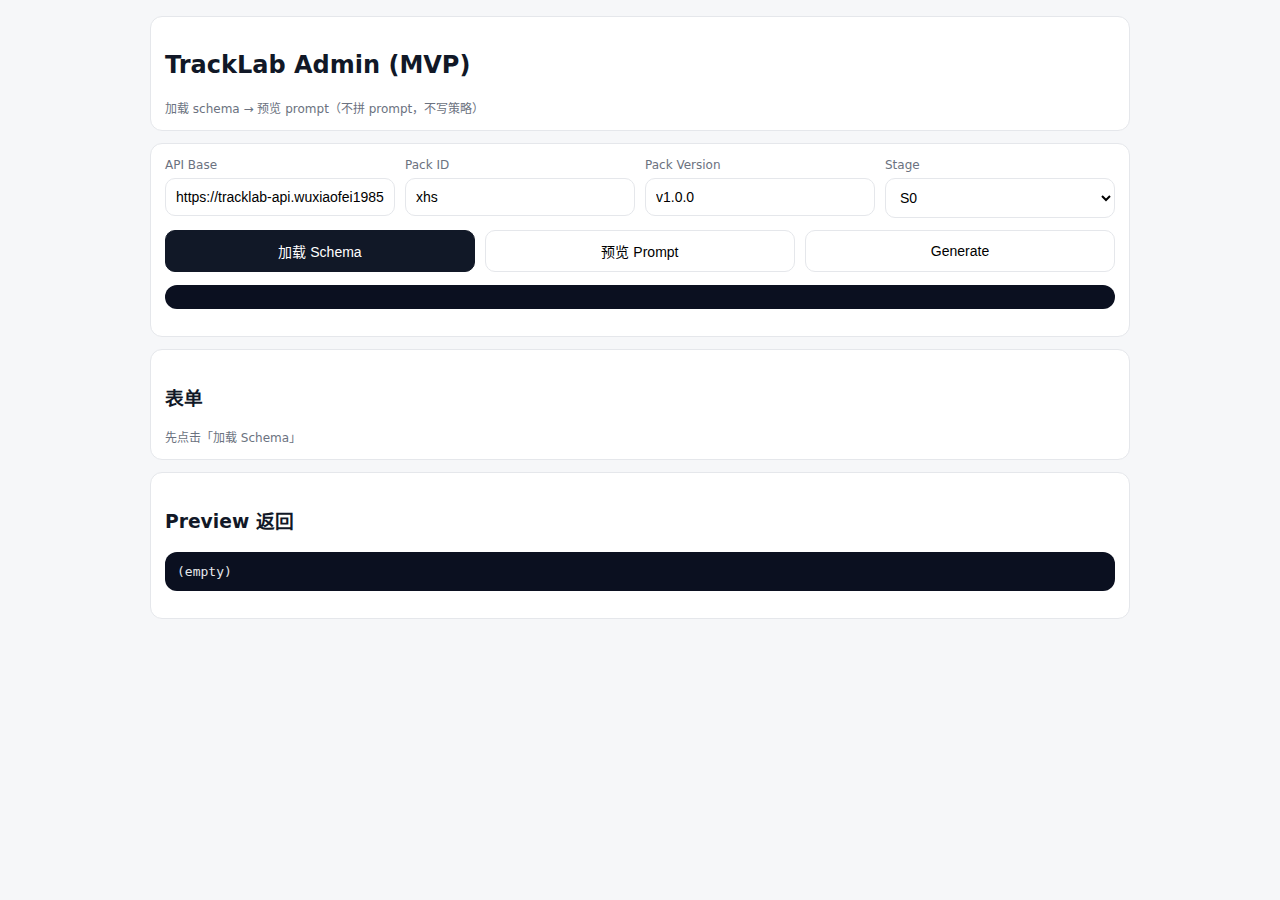
<file: index.html>
<!doctype html>
<html lang="zh-CN">
<head>
  <meta charset="utf-8" />
  <meta name="viewport" content="width=device-width,initial-scale=1" />
  <title>TrackLab Admin</title>
  <style>
    :root { font-family: system-ui, -apple-system, Segoe UI, Roboto, Arial; }
    body { margin: 0; background:#f6f7f9; color:#111827; }
    .wrap { max-width: 980px; margin: 0 auto; padding: 16px; }
    .card { background:#fff; border:1px solid #e5e7eb; border-radius: 12px; padding: 14px; margin-bottom: 12px; }
    .row { display:flex; gap:10px; flex-wrap:wrap; }
    .row > div { flex: 1 1 220px; }
    label { display:block; font-size: 12px; color:#6b7280; margin-bottom: 6px; }
    input, select, textarea, button {
      width: 100%; box-sizing: border-box;
      border:1px solid #e5e7eb; border-radius: 10px;
      padding: 10px; font-size: 14px; background: #fff;
    }
    textarea { min-height: 160px; font-family: ui-monospace, SFMono-Regular, Menlo, Monaco, Consolas, "Liberation Mono", monospace; }
    button { cursor:pointer; }
    button.primary { background:#111827; color:#fff; border-color:#111827; }
    .muted { color:#6b7280; font-size: 12px; }
    .group { border-top: 1px dashed #e5e7eb; padding-top: 12px; margin-top: 12px; }
    .field { margin-bottom: 10px; }
    .checks { display:flex; gap:10px; flex-wrap:wrap; }
    .check { display:flex; align-items:center; gap:6px; border:1px solid #e5e7eb; border-radius: 999px; padding: 6px 10px; }
    .check input { width:auto; }
    pre { white-space: pre-wrap; word-break: break-word; background:#0b1020; color:#e5e7eb; padding: 12px; border-radius: 12px; overflow:auto; }
    .error { color:#b91c1c; font-size: 13px; }
    .ok { color:#065f46; font-size: 13px; }
  </style>
</head>
<body>
  <div class="wrap">
    <div class="card">
      <h2>TrackLab Admin (MVP)</h2>
      <div class="muted">加载 schema → 预览 prompt（不拼 prompt，不写策略）</div>
    </div>

    <div class="card">
      <div class="row">
        <div>
          <label>API Base</label>
          <input id="apiBase" />
        </div>
        <div>
          <label>Pack ID</label>
          <input id="packId" value="xhs" />
        </div>
        <div>
          <label>Pack Version</label>
          <input id="packVer" value="v1.0.0" />
        </div>
        <div>
          <label>Stage</label>
          <select id="stage">
            <option value="S0">S0</option>
            <option value="S1">S1</option>
            <option value="S2">S2</option>
            <option value="S3">S3</option>
          </select>
        </div>
      </div>

      <div style="margin-top:12px;display:flex;gap:10px;">
        <button id="btnLoad" class="primary">加载 Schema</button>
        <button id="btnPreview">预览 Prompt</button>
        <button id="btnGenerate">Generate</button>
      </div>

      <pre id="genOut"></pre>

      <div id="status" style="margin-top:10px;"></div>
    </div>

    <div class="card">
      <h3>表单</h3>
      <div id="formHost" class="muted">先点击「加载 Schema」</div>
    </div>

    <div class="card">
      <h3>Preview 返回</h3>
      <pre id="previewOut">(empty)</pre>
    </div>
  </div>

  <script src="./admin.js?v=20260202a"></script>
</body>
</html>
</file>
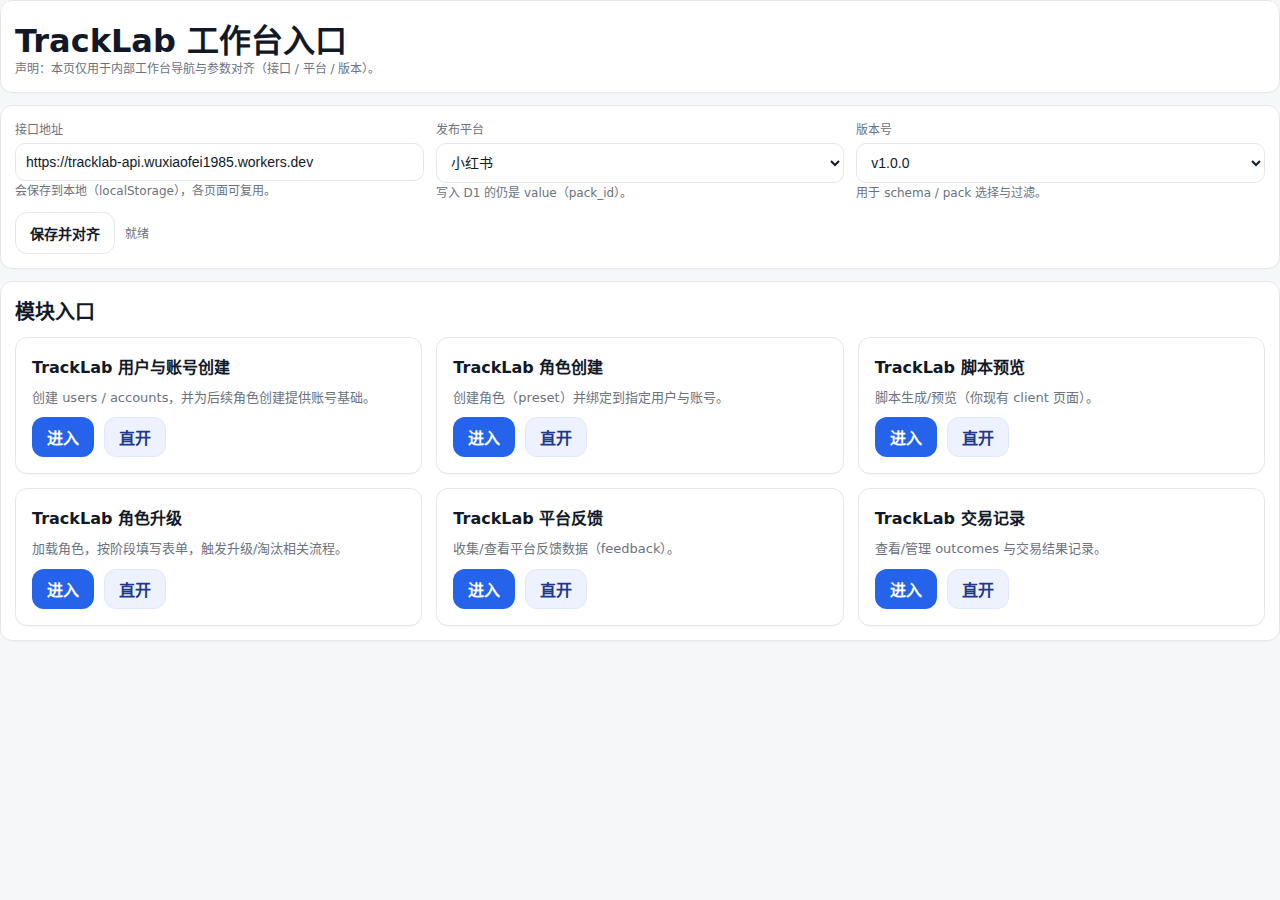
<file: public/index.html>
<!doctype html>
<html lang="zh-CN">
<head>
  <meta charset="utf-8" />
  <meta name="viewport" content="width=device-width,initial-scale=1" />
  <title>TrackLab 工作台入口</title>
  <link rel="stylesheet" href="./ui.css?v=1" />
  <style>
    /* 入口页轻量补充（不破坏全局 ui.css） */
    .nav-grid{
      display:grid;
      grid-template-columns: repeat(2, minmax(0,1fr));
      gap:14px;
    }
    @media (min-width: 920px){
      .nav-grid{ grid-template-columns: repeat(3, minmax(0,1fr)); }
    }
    .nav-card{
      border:1px solid var(--line);
      background: var(--card);
      border-radius: var(--radius);
      padding:16px;
      box-shadow: 0 1px 0 rgba(17,24,39,.03);
      display:flex;
      flex-direction:column;
      gap:10px;
      min-height:120px;
    }
    .nav-card h3{
      margin:0;
      font-size:16px;
      font-weight:700;
      color:var(--ink);
    }
    .nav-card p{
      margin:0;
      font-size:13px;
      color:var(--muted);
      line-height:1.5;
      flex:1;
    }
    .nav-card a.btn{
      text-decoration:none;
      display:inline-flex;
      align-items:center;
      justify-content:center;
      height:40px;
      padding:0 14px;
      border-radius:12px;
      border:1px solid transparent;
      background: #2563EB;
      color:#fff;
      font-weight:700;
      user-select:none;
    }
    .nav-card a.btn.secondary{
      background:#EEF2FF;
      color:#1E3A8A;
      border-color:#E0E7FF;
    }
    .muted-note{ font-size:12px; color:var(--muted); }
    .row-3{
      display:grid;
      grid-template-columns: 1fr 1fr 1fr;
      gap:12px;
    }
    @media (max-width: 860px){
      .row-3{ grid-template-columns: 1fr; }
    }
  </style>
</head>
<body>
  <div class="page">
    <div class="card top">
      <h1>TrackLab 工作台入口</h1>
      <div class="sub">声明：本页仅用于内部工作台导航与参数对齐（接口 / 平台 / 版本）。</div>
    </div>

    <div class="card">
      <div class="row-3">
        <div class="field">
          <label>接口地址</label>
          <input id="apiBase" type="text" placeholder="https://xxx.workers.dev" />
          <div class="muted-note">会保存到本地（localStorage），各页面可复用。</div>
        </div>

        <div class="field">
          <label>发布平台</label>
          <select id="packId">
            <!-- 这里的 value 永远是 pack_id；显示文本给人看 -->
            <option value="xhs">小红书</option>
            <!-- 以后新增 pack，只需要在这里加一行 option（不用改 JS） -->
            <!-- <option value="dy">抖音</option> -->
          </select>
          <div class="muted-note">写入 D1 的仍是 value（pack_id）。</div>
        </div>

        <div class="field">
          <label>版本号</label>
          <select id="packVersion">
            <option value="v1.0.0">v1.0.0</option>
            <!-- 以后新增版本，只需要加 option -->
          </select>
          <div class="muted-note">用于 schema / pack 选择与过滤。</div>
        </div>
      </div>

      <div style="margin-top:12px; display:flex; gap:10px; align-items:center;">
        <button id="btnSave" class="btn">保存并对齐</button>
        <span id="status" class="muted-note"></span>
      </div>
    </div>

    <div class="card">
      <h2 style="margin:0 0 12px 0;">模块入口</h2>
      <div class="nav-grid" id="navGrid"></div>
    </div>
  </div>

  <script>
    // -------- storage keys（尽量兼容你现有页面） --------
    const KEY_API = "tracklab_api_base";
    const KEY_PACK = "tracklab_pack_id";
    const KEY_VER  = "tracklab_pack_version";

    const $ = (id)=>document.getElementById(id);

    function setStatus(msg){
      const el = $("status");
      if(!el) return;
      el.textContent = msg || "";
    }

    function getApiBase(){
      return ($("apiBase").value || "").trim();
    }
    function getPackId(){
      return $("packId").value;
    }
    function getPackVersion(){
      return $("packVersion").value;
    }

    function saveSettings(){
      const api = getApiBase();
      if(!api){
        setStatus("请先填写接口地址。");
        return false;
      }
      localStorage.setItem(KEY_API, api);
      localStorage.setItem(KEY_PACK, getPackId());
      localStorage.setItem(KEY_VER, getPackVersion());
      setStatus("已保存。");
      return true;
    }

    function loadSettings(){
      const api = localStorage.getItem(KEY_API) || "";
      const pack = localStorage.getItem(KEY_PACK) || "xhs";
      const ver = localStorage.getItem(KEY_VER) || "v1.0.0";

      $("apiBase").value = api || "https://tracklab-api.wuxiaofei1985.workers.dev";
      if ([...$("packId").options].some(o=>o.value===pack)) $("packId").value = pack;
      if ([...$("packVersion").options].some(o=>o.value===ver)) $("packVersion").value = ver;

      setStatus(api ? "已加载本地配置。" : "就绪");
    }

    function buildLink(path){
      // 统一把参数带给子页面（子页面可读 query / localStorage，谁先谁后都行）
      const api = encodeURIComponent(getApiBase());
      const pack = encodeURIComponent(getPackId());
      const ver  = encodeURIComponent(getPackVersion());
      return `${path}?api=${api}&pack_id=${pack}&pack_version=${ver}`;
    }

    function renderNav(){
      const items = [
        {
          title: "TrackLab 用户与账号创建",
          desc: "创建 users / accounts，并为后续角色创建提供账号基础。",
          path: "./users_accounts/index.html"
        },
        {
          title: "TrackLab 角色创建",
          desc: "创建角色（preset）并绑定到指定用户与账号。",
          path: "./create/index.html"
        },
        {
          title: "TrackLab 脚本预览",
          desc: "脚本生成/预览（你现有 client 页面）。",
          path: "./client/index.html"
        },
        {
          title: "TrackLab 角色升级",
          desc: "加载角色，按阶段填写表单，触发升级/淘汰相关流程。",
          path: "./form/index.html"
        },
        {
          title: "TrackLab 平台反馈",
          desc: "收集/查看平台反馈数据（feedback）。",
          path: "./feedback/index.html"
        },
        {
          title: "TrackLab 交易记录",
          desc: "查看/管理 outcomes 与交易结果记录。",
          path: "./outcomes/index.html"
        }
      ];

      const grid = $("navGrid");
      grid.innerHTML = items.map(it => `
        <div class="nav-card">
          <h3>${it.title}</h3>
          <p>${it.desc}</p>
          <div style="display:flex; gap:10px;">
            <a class="btn" href="${buildLink(it.path)}" data-path="${it.path}">进入</a>
            <a class="btn secondary" href="${it.path}" title="不带参数直接打开">直开</a>
          </div>
        </div>
      `).join("");

      // 重新绑定“进入”按钮，点击时先保存配置并刷新 href
      grid.querySelectorAll('a.btn[data-path]').forEach(a=>{
        a.addEventListener("click", (e)=>{
          // 如果没保存成功（缺 api），阻止跳转
          if(!saveSettings()){
            e.preventDefault();
            return;
          }
          const p = a.getAttribute("data-path");
          a.setAttribute("href", buildLink(p));
        });
      });
    }

    // -------- boot --------
    loadSettings();
    renderNav();

    $("btnSave").addEventListener("click", ()=>{
      if(saveSettings()) renderNav();
    });

    // 如果你在入口页切换平台/版本，希望按钮立刻刷新参数
    $("packId").addEventListener("change", renderNav);
    $("packVersion").addEventListener("change", renderNav);
    $("apiBase").addEventListener("input", ()=>{ /* 不实时 render，避免频繁 */ });
  </script>
</body>
</html>
</file>
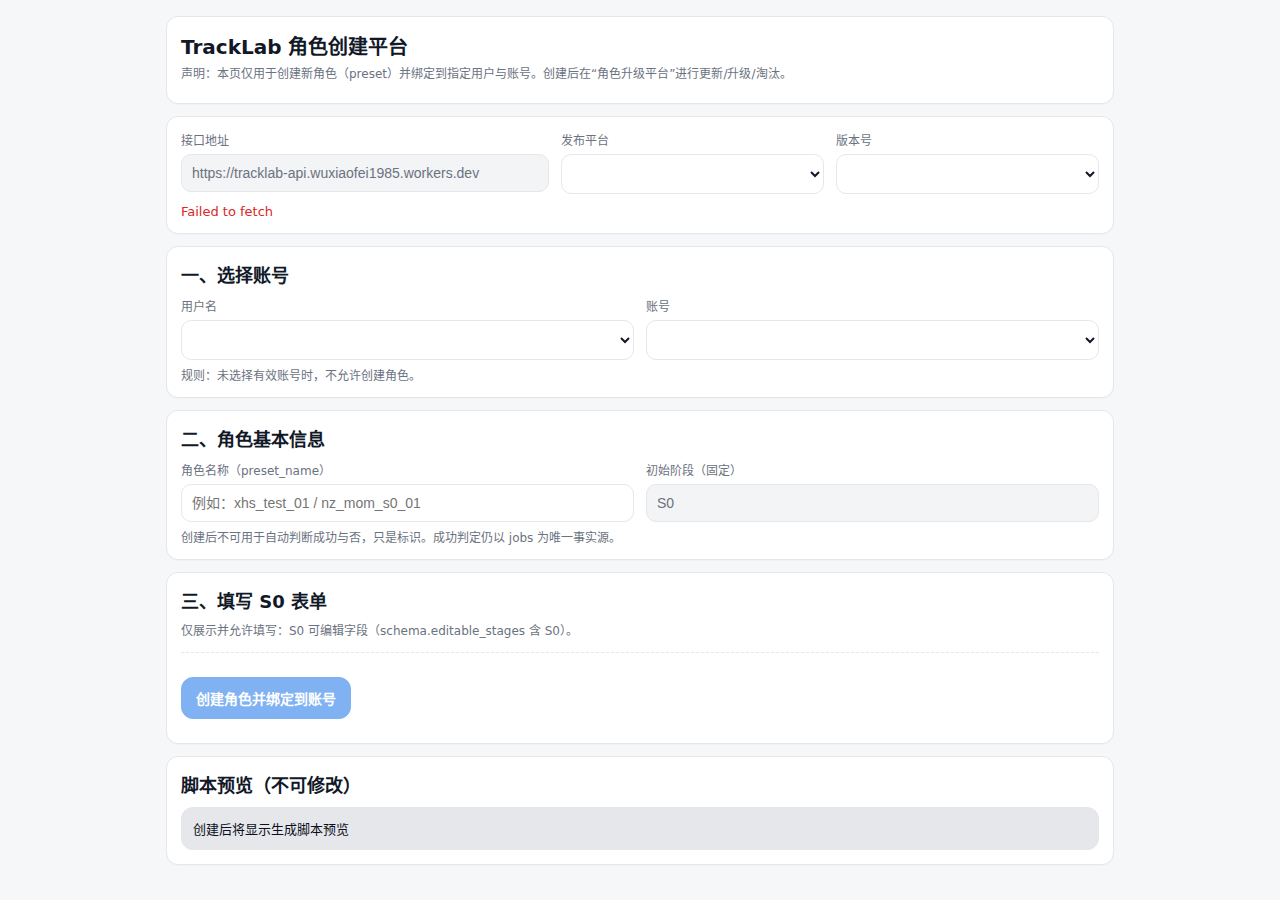
<file: public/create/index.html>
<!doctype html>
<html lang="zh-CN">
<head>
  <meta charset="utf-8" />
  <meta name="viewport" content="width=device-width,initial-scale=1" />
  <title>TrackLab 角色创建平台</title>
  <link rel="stylesheet" href="/public/ui.css?v=20260206a" />
</head>
<body>
  <div class="wrap">

    <div class="card">
      <h2>TrackLab 角色创建平台</h2>
      <div class="sub">声明：本页仅用于创建新角色（preset）并绑定到指定用户与账号。创建后在“角色升级平台”进行更新/升级/淘汰。</div>
      <div id="schemaHint" class="sub" style="margin-top:6px;"></div>
    </div>

    <div class="card">
      <div class="grid3">
        <div>
          <label>接口地址</label>
          <input id="apiBase" type="text" readonly />
        </div>
        <div>
          <label>发布平台</label>
          <select id="packId"></select>
        </div>
        <div>
          <label>版本号</label>
          <select id="packVersion"></select>
        </div>
      </div>
      <div id="status" class="status" style="margin-top:10px;"></div>
    </div>

    <div class="card">
      <div class="blocktitle">一、选择账号</div>
      <div class="grid2">
        <div>
          <label>用户名</label>
          <select id="ownerId"></select>
        </div>
        <div>
          <label>账号</label>
          <select id="accountSelect"></select>
        </div>
      </div>
      <div class="stagehint">规则：未选择有效账号时，不允许创建角色。</div>
    </div>

    <div class="card">
      <div class="blocktitle">二、角色基本信息</div>
      <div class="grid2">
        <div>
          <label>角色名称（preset_name）</label>
          <input id="presetName" type="text" placeholder="例如：xhs_test_01 / nz_mom_s0_01" />
          <div class="stagehint">创建后不可用于自动判断成功与否，只是标识。成功判定仍以 jobs 为唯一事实源。</div>
        </div>
        <div>
          <label>初始阶段（固定）</label>
          <input id="initStage" type="text" readonly value="S0" />
        </div>
      </div>
    </div>

    <div class="card">
      <div class="blocktitle">三、填写 S0 表单</div>
      <div class="sub">仅展示并允许填写：S0 可编辑字段（schema.editable_stages 含 S0）。</div>
      <div class="sep"></div>

      <div id="formContainer"></div>

      <div class="row" style="margin-top:12px;">
        <button id="btnCreate" class="btn primary" disabled>创建角色并绑定到账号</button>
      </div>

      <div id="createResult" class="sub" style="margin-top:10px;"></div>
    </div>

    <div class="card">
      <div class="blocktitle">脚本预览（不可修改）</div>
      <pre id="debugPrompt">创建后将显示生成脚本预览</pre>
    </div>

  </div>

  <script src="./create.js?v=20260208_01"></script>
</body>
</html>
</file>
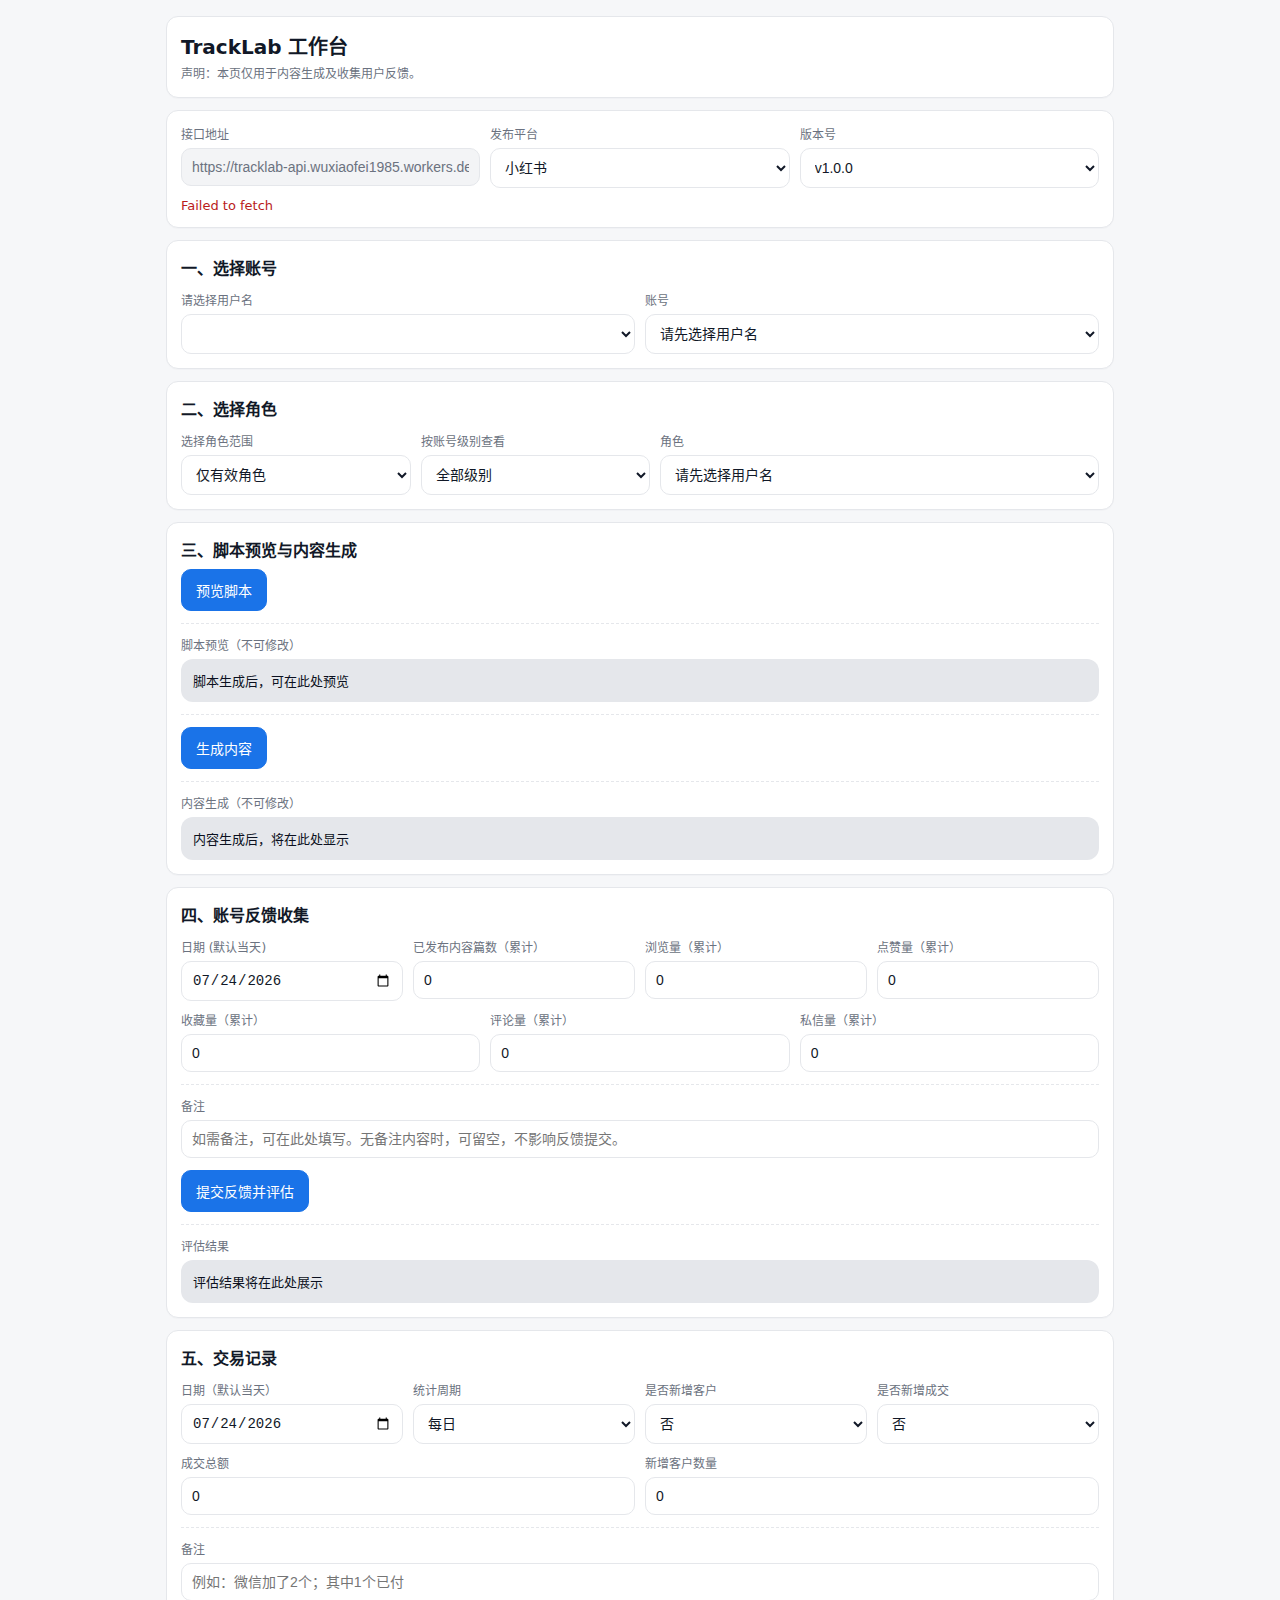
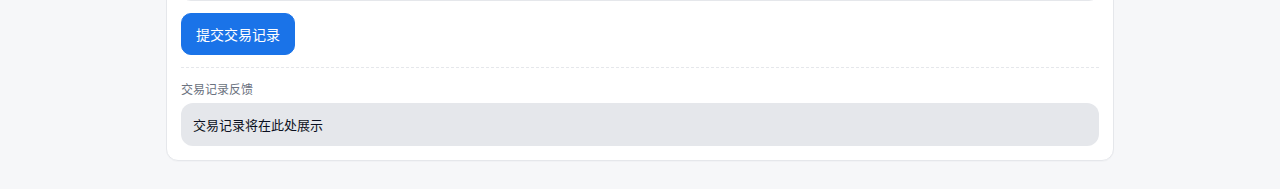
<file: public/feedback/index.html>
<!doctype html>
<html lang="zh-CN">
<head>
  <meta charset="utf-8" />
  <meta name="viewport" content="width=device-width,initial-scale=1" />
  <title>TrackLab 工作台</title>
  <link rel="stylesheet" href="/public/ui.css?v=20260206a" />
</head>
<body>
  <div class="wrap">
    <div class="card">
      <h2>TrackLab 工作台</h2>
      <div class="muted">声明：本页仅用于内容生成及收集用户反馈。</div>
    </div>

    <div class="card">
      <div class="row">
        <div>
          <label>接口地址</label>
          <input id="apiBase" type="text" readonly class="input readonly"/>
        </div>
        <div>
          <label>发布平台</label>
          <select id="packId">
            <option value="xhs" selected>小红书</option>
          </select>
        </div>
        <div>
          <label>版本号</label>
          <select id="packVersion">
            <option value="v1.0.0" selected>v1.0.0</option>
          </select>
        </div>
      </div>
      <div id="status" style="margin-top:10px;"></div>
    </div>

    <div class="card">
      <h3>一、选择账号</h3>
      <div class="row" style="margin-top:12px;">
        <div>
          <label>请选择用户名</label>
          <select id="ownerId"></select>
        </div>
        <div>
          <label>账号</label>
          <select id="accountSelect">
            <option value="">请先选择用户名</option>
          </select>
        </div>
      </div>
    </div>

    <div class="card">
      <h3>二、选择角色</h3>
      <div class="row" style="margin-top:12px;">
        <div>
          <label>选择角色范围</label>
          <select id="enabledOnly">
            <option value="1">仅有效角色</option>
            <option value="">全部角色（含淘汰）</option>
          </select>
        </div>
        <div>
          <label>按账号级别查看</label>
          <select id="stageFilter">
            <option value="">全部级别</option>
            <option value="S0">0级</option>
            <option value="S1">1级</option>
            <option value="S2">2级</option>
            <option value="S3">3级</option>
          </select>
        </div>
        <div style="flex: 2 1 420px;">
          <label>角色</label>
          <select id="presetSelect">
            <option value="">请先选择用户名</option>
          </select>
        </div>
      </div>
    </div>

    <div class="card">
      <h3>三、脚本预览与内容生成</h3>
      <div style="display:flex;gap:10px;flex-wrap:wrap;">
        <button id="btnPreview" class="primary" style="width:auto;padding:10px 14px;">预览脚本</button>
      </div>

      <div class="group">
        <label>脚本预览（不可修改）</label>
        <pre id="previewOut">脚本生成后，可在此处预览</pre>
      </div>

      <div style="display:flex;gap:10px;flex-wrap:wrap;" class="group">
        <button id="btnGenerate" class="primary" style="width:auto;padding:10px 14px;">生成内容</button>
      </div>

      <div class="group">
        <label>内容生成（不可修改）</label>
        <pre id="genText">内容生成后，将在此处显示</pre>
      </div>
    </div>

    <div class="card">
      <h3>四、账号反馈收集</h3>

      <div class="row" style="margin-top:12px;">
        <div>
          <label>日期 (默认当天)</label>
          <input id="fbDate" type="date" />
        </div>
        <div><label>已发布内容篇数（累计）</label><input id="fbPosts" type="number" min="0" step="1" value="0" /></div>
        <div><label>浏览量（累计）</label><input id="fbViews" type="number" min="0" step="1" value="0" /></div>
        <div><label>点赞量（累计）</label><input id="fbLikes" type="number" min="0" step="1" value="0" /></div>
        <div><label>收藏量（累计）</label><input id="fbCollects" type="number" min="0" step="1" value="0" /></div>
        <div><label>评论量（累计）</label><input id="fbComments" type="number" min="0" step="1" value="0" /></div>
        <div><label>私信量（累计）</label><input id="fbDmInbound" type="number" min="0" step="1" value="0" /></div>
      </div>

      <div class="group">
        <label>备注</label>
        <input id="fbNote" placeholder="如需备注，可在此处填写。无备注内容时，可留空，不影响反馈提交。" />
      </div>

      <div style="margin-top:12px;display:flex;gap:10px;flex-wrap:wrap;">
        <button id="btnFeedbackUpsert" class="primary" style="width:auto;padding:10px 14px;">提交反馈并评估</button>
      </div>

      <div class="group">
        <label>评估结果</label>
        <pre id="evalOut">评估结果将在此处展示</pre>
      </div>
    </div>

    <div class="card">
      <h3>五、交易记录</h3>

      <div class="row" style="margin-top:12px;">
        <div>
          <label>日期（默认当天）</label>
          <input id="ocDate" type="date" />
        </div>
        <div>
          <label>统计周期</label>
          <select id="ocWindow">
            <option value="daily">每日</option>
            <option value="weekly">每周</option>
          </select>
        </div>
        <div>
          <label>是否新增客户</label>
          <select id="ocLeadCreated"><option value="0">否</option><option value="1">是</option></select>
        </div>
        <div>
          <label>是否新增成交</label>
          <select id="ocPaid"><option value="0">否</option><option value="1">是</option></select>
        </div>
        <div>
          <label>成交总额</label>
          <input id="ocAmountYuan" type="number" min="0" step="1" value="0" />
        </div>
        <div>
          <label>新增客户数量</label>
          <input id="ocLeadsCount" type="number" min="0" step="1" value="0" />
        </div>
      </div>

      <div class="group">
        <label>备注</label>
        <input id="ocNote" placeholder="例如：微信加了2个；其中1个已付" />
      </div>

      <div style="margin-top:12px;display:flex;gap:10px;flex-wrap:wrap;">
        <button id="btnOutcomeUpsert" class="primary" style="width:auto;padding:10px 14px;">提交交易记录</button>
      </div>

      <div class="group">
        <label>交易记录反馈</label>
        <pre id="outcomeOut">交易记录将在此处展示</pre>
      </div>
    </div>
  </div>

  <script src="./feedback.js?v=20260209"></script>
</body>
</html>
</file>
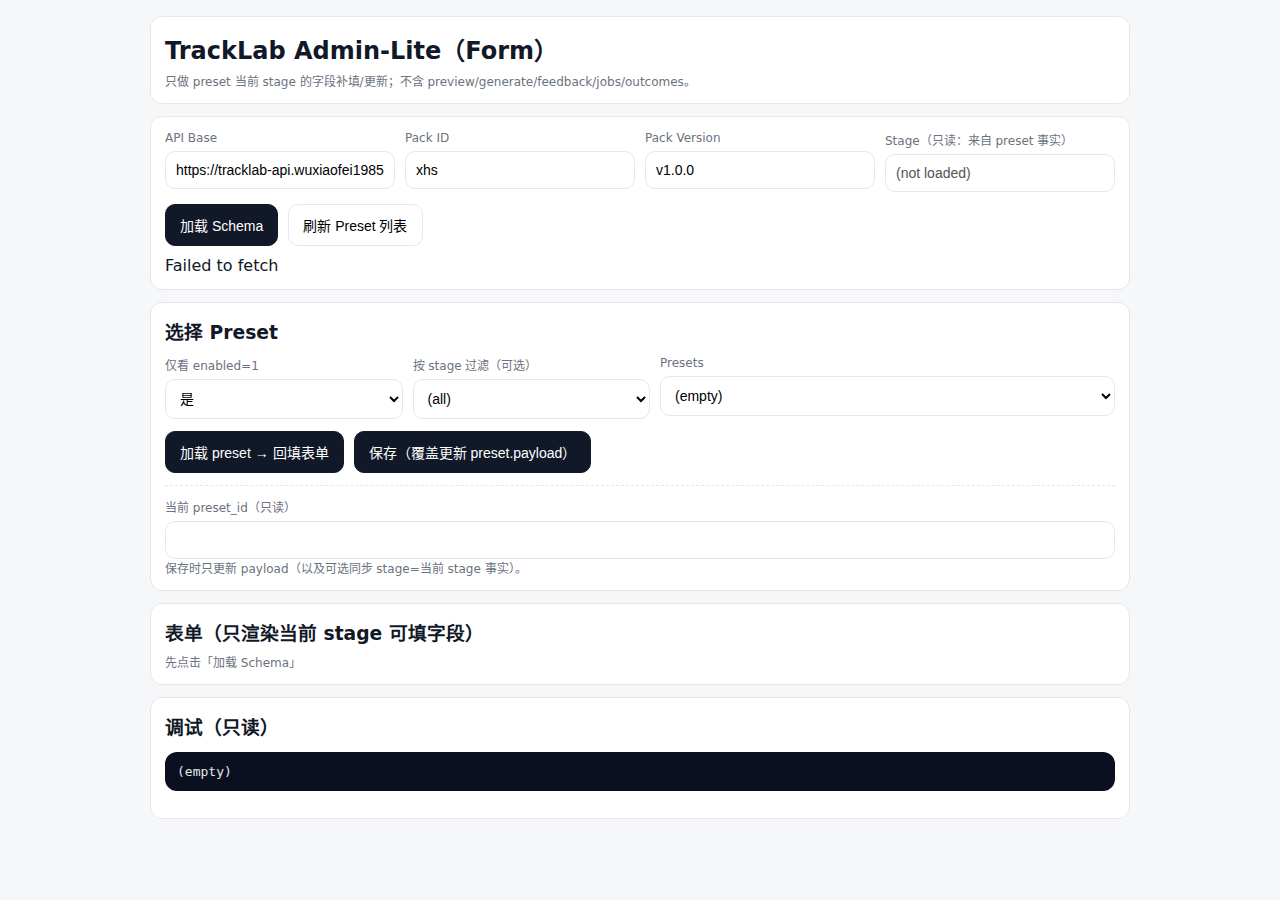
<file: public/form/index.html>
<!doctype html>
<html lang="zh-CN">
<head>
  <meta charset="utf-8" />
  <meta name="viewport" content="width=device-width,initial-scale=1" />
  <title>TrackLab Form</title>
  <style>
    :root { font-family: system-ui,-apple-system,Segoe UI,Roboto,Arial; }
    body { margin:0; background:#f6f7f9; color:#111827; }
    .wrap { max-width: 980px; margin: 0 auto; padding: 16px; }
    .card { background:#fff; border:1px solid #e5e7eb; border-radius: 12px; padding:14px; margin-bottom:12px; }
    .row { display:flex; gap:10px; flex-wrap:wrap; }
    .row > div { flex: 1 1 220px; }
    label { display:block; font-size:12px; color:#6b7280; margin-bottom:6px; }
    input, select, textarea, button {
      width:100%; box-sizing:border-box;
      border:1px solid #e5e7eb; border-radius:10px;
      padding:10px; font-size:14px; background:#fff;
    }
    button { cursor:pointer; }
    button.primary { background:#111827; color:#fff; border-color:#111827; }
    .muted { color:#6b7280; font-size:12px; }
    .group { border-top: 1px dashed #e5e7eb; padding-top:12px; margin-top:12px; }
    .field { margin-bottom:10px; }
    .checks { display:flex; gap:10px; flex-wrap:wrap; }
    .check { display:flex; align-items:center; gap:6px; border:1px solid #e5e7eb; border-radius:999px; padding:6px 10px; }
    .check input { width:auto; }
    .ok { color:#065f46; font-size:13px; }
    .error { color:#b91c1c; font-size:13px; }
    .warn { color:#92400e; font-size:13px; }
    .info { color:#1f2937; font-size:13px; }
    pre { white-space:pre-wrap; word-break:break-word; background:#0b1020; color:#e5e7eb; padding:12px; border-radius:12px; overflow:auto; }
  </style>
</head>
<body>
  <div class="wrap">
    <div class="card">
      <h2 style="margin:0 0 6px 0;">TrackLab Admin-Lite（Form）</h2>
      <div class="muted">只做 preset 当前 stage 的字段补填/更新；不含 preview/generate/feedback/jobs/outcomes。</div>
    </div>

    <div class="card">
      <div class="row">
        <div>
          <label>API Base</label>
          <input id="apiBase" />
        </div>
        <div>
          <label>Pack ID</label>
          <input id="packId" value="xhs" />
        </div>
        <div>
          <label>Pack Version</label>
          <input id="packVer" value="v1.0.0" />
        </div>
        <div>
          <label>Stage（只读：来自 preset 事实）</label>
          <input id="stageView" disabled value="(not loaded)" />
        </div>
      </div>

      <div style="margin-top:12px;display:flex;gap:10px;flex-wrap:wrap;">
        <button id="btnLoad" class="primary" style="width:auto;padding:10px 14px;">加载 Schema</button>
        <button id="btnRefreshPresets" style="width:auto;padding:10px 14px;">刷新 Preset 列表</button>
      </div>

      <div id="status" style="margin-top:10px;"></div>
    </div>

    <div class="card">
      <h3 style="margin:0 0 8px 0;">选择 Preset</h3>

      <div class="row" style="margin-top:12px;">
        <div>
          <label>仅看 enabled=1</label>
          <select id="enabledOnly">
            <option value="1">是</option>
            <option value="">否（全部）</option>
          </select>
        </div>
        <div>
          <label>按 stage 过滤（可选）</label>
          <select id="stageFilter">
            <option value="">(all)</option>
            <option value="S0">S0</option>
            <option value="S1">S1</option>
            <option value="S2">S2</option>
            <option value="S3">S3</option>
          </select>
        </div>
        <div style="flex: 2 1 420px;">
          <label>Presets</label>
          <select id="presetSelect">
            <option value="">(empty)</option>
          </select>
        </div>
      </div>

      <div style="margin-top:12px;display:flex;gap:10px;flex-wrap:wrap;">
        <button id="btnLoadPreset" class="primary" style="width:auto;padding:10px 14px;">加载 preset → 回填表单</button>
        <button id="btnSavePreset" class="primary" style="width:auto;padding:10px 14px;">保存（覆盖更新 preset.payload）</button>
      </div>

      <div class="group">
        <label>当前 preset_id（只读）</label>
        <input id="presetId" disabled />
        <div class="muted">保存时只更新 payload（以及可选同步 stage=当前 stage 事实）。</div>
      </div>
    </div>

    <div class="card">
      <h3 style="margin:0 0 8px 0;">表单（只渲染当前 stage 可填字段）</h3>
      <div id="formHost" class="muted">先点击「加载 Schema」</div>
    </div>

    <div class="card">
      <h3 style="margin:0 0 8px 0;">调试（只读）</h3>
      <pre id="debugOut">(empty)</pre>
    </div>

  </div>

  <script src="./form.js?v=20260204a"></script>
</body>
</html>
</file>
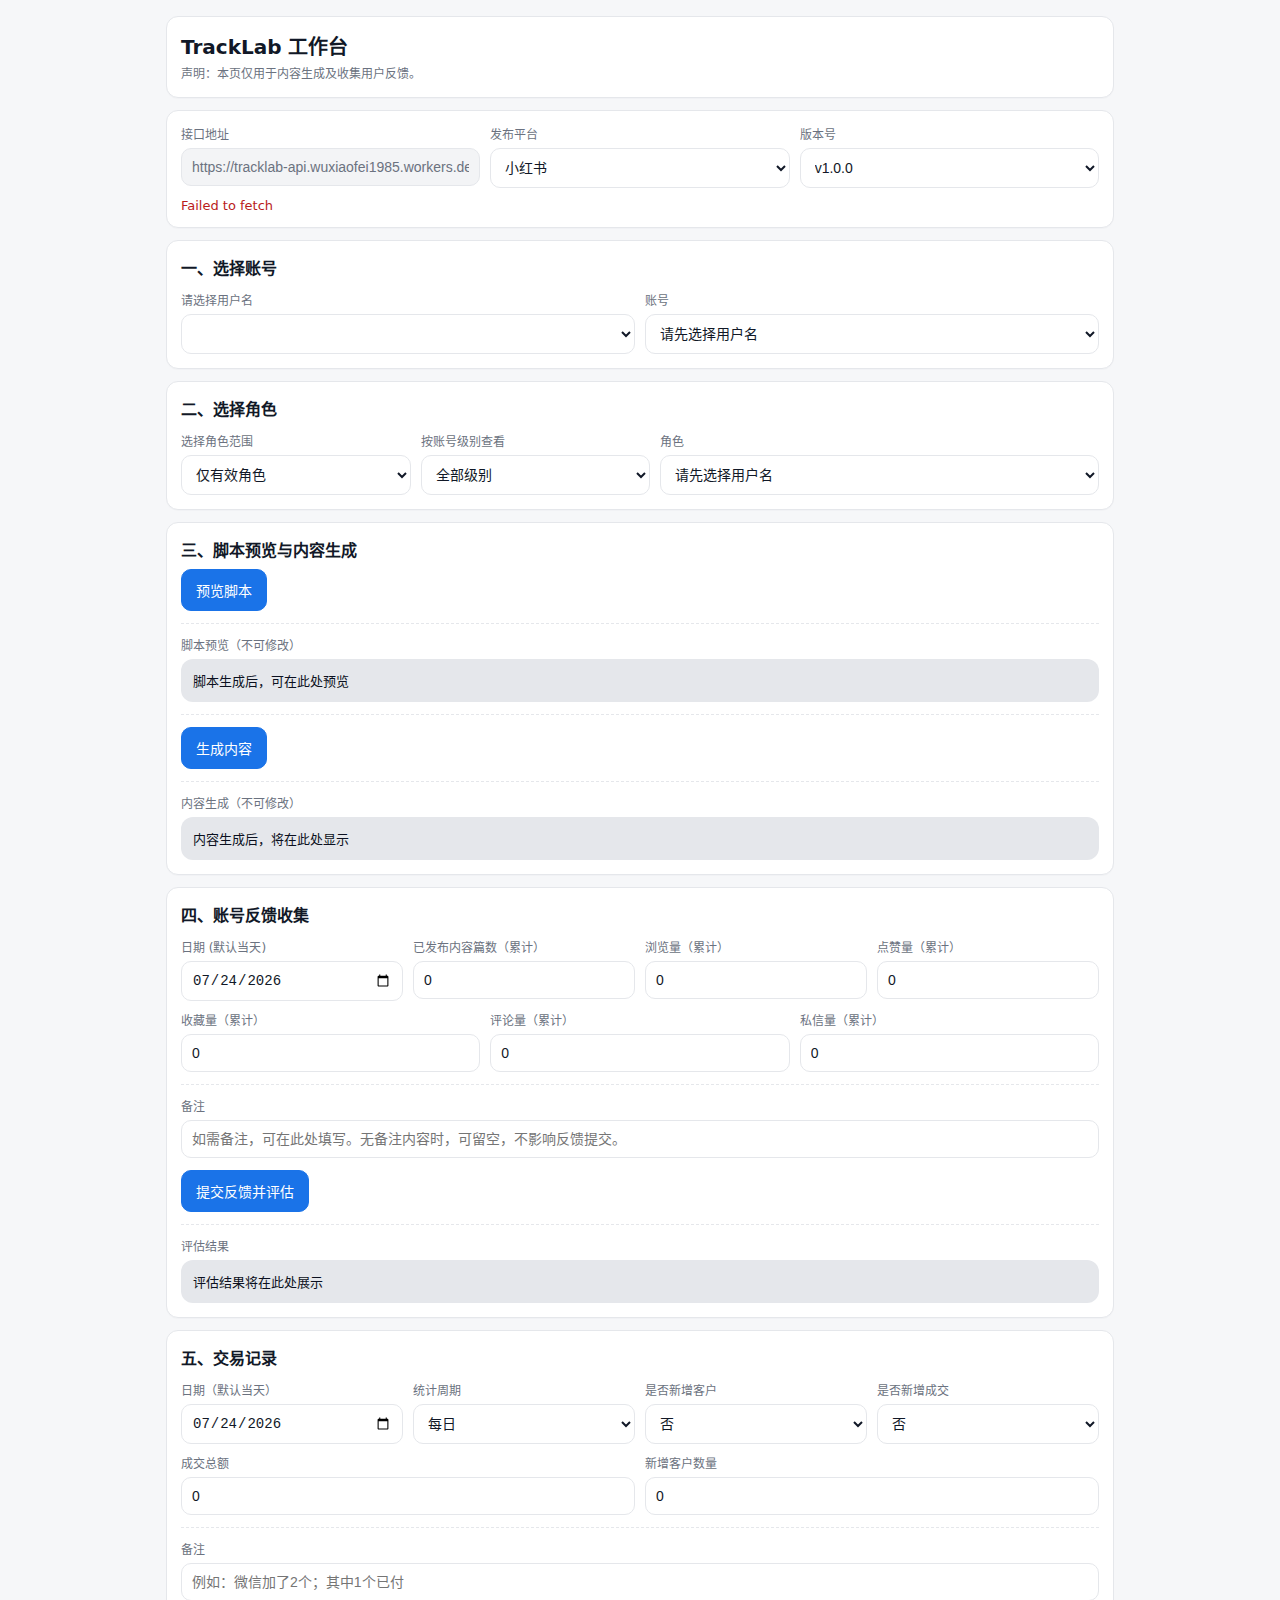
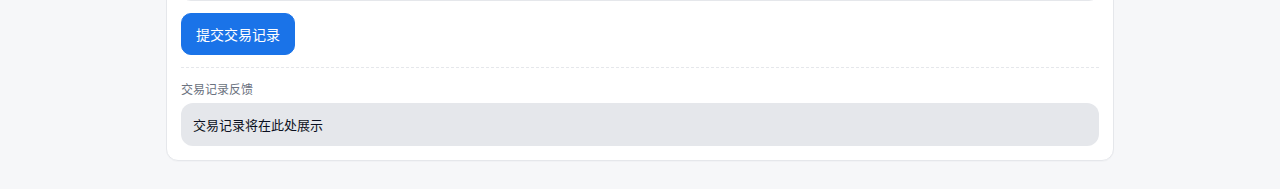
<file: public/outcomes/index.html>
<!doctype html>
<html lang="zh-CN">
<head>
  <meta charset="utf-8" />
  <meta name="viewport" content="width=device-width,initial-scale=1" />
  <title>TrackLab 工作台</title>
  <link rel="stylesheet" href="/public/ui.css?v=20260206a" />
</head>
<body>
  <div class="wrap">
    <div class="card">
      <h2>TrackLab 工作台</h2>
      <div class="muted">声明：本页仅用于内容生成及收集用户反馈。</div>
    </div>

    <div class="card">
      <div class="row">
        <div>
          <label>接口地址</label>
          <input id="apiBase" type="text" readonly class="input readonly"/>
        </div>
        <div>
          <label>发布平台</label>
          <select id="packId">
            <option value="xhs" selected>小红书</option>
          </select>
        </div>
        <div>
          <label>版本号</label>
          <select id="packVersion">
            <option value="v1.0.0" selected>v1.0.0</option>
          </select>
        </div>
      </div>
      <div id="status" style="margin-top:10px;"></div>
    </div>

    <div class="card">
      <h3>一、选择账号</h3>
      <div class="row" style="margin-top:12px;">
        <div>
          <label>请选择用户名</label>
          <select id="ownerId"></select>
        </div>
        <div>
          <label>账号</label>
          <select id="accountSelect">
            <option value="">请先选择用户名</option>
          </select>
        </div>
      </div>
    </div>

    <div class="card">
      <h3>二、选择角色</h3>
      <div class="row" style="margin-top:12px;">
        <div>
          <label>选择角色范围</label>
          <select id="enabledOnly">
            <option value="1">仅有效角色</option>
            <option value="">全部角色（含淘汰）</option>
          </select>
        </div>
        <div>
          <label>按账号级别查看</label>
          <select id="stageFilter">
            <option value="">全部级别</option>
            <option value="S0">0级</option>
            <option value="S1">1级</option>
            <option value="S2">2级</option>
            <option value="S3">3级</option>
          </select>
        </div>
        <div style="flex: 2 1 420px;">
          <label>角色</label>
          <select id="presetSelect">
            <option value="">请先选择用户名</option>
          </select>
        </div>
      </div>
    </div>

    <div class="card">
      <h3>三、脚本预览与内容生成</h3>
      <div style="display:flex;gap:10px;flex-wrap:wrap;">
        <button id="btnPreview" class="primary" style="width:auto;padding:10px 14px;">预览脚本</button>
      </div>

      <div class="group">
        <label>脚本预览（不可修改）</label>
        <pre id="previewOut">脚本生成后，可在此处预览</pre>
      </div>

      <div style="display:flex;gap:10px;flex-wrap:wrap;" class="group">
        <button id="btnGenerate" class="primary" style="width:auto;padding:10px 14px;">生成内容</button>
      </div>

      <div class="group">
        <label>内容生成（不可修改）</label>
        <pre id="genText">内容生成后，将在此处显示</pre>
      </div>
    </div>

    <div class="card">
      <h3>四、账号反馈收集</h3>

      <div class="row" style="margin-top:12px;">
        <div>
          <label>日期 (默认当天)</label>
          <input id="fbDate" type="date" />
        </div>
        <div><label>已发布内容篇数（累计）</label><input id="fbPosts" type="number" min="0" step="1" value="0" /></div>
        <div><label>浏览量（累计）</label><input id="fbViews" type="number" min="0" step="1" value="0" /></div>
        <div><label>点赞量（累计）</label><input id="fbLikes" type="number" min="0" step="1" value="0" /></div>
        <div><label>收藏量（累计）</label><input id="fbCollects" type="number" min="0" step="1" value="0" /></div>
        <div><label>评论量（累计）</label><input id="fbComments" type="number" min="0" step="1" value="0" /></div>
        <div><label>私信量（累计）</label><input id="fbDmInbound" type="number" min="0" step="1" value="0" /></div>
      </div>

      <div class="group">
        <label>备注</label>
        <input id="fbNote" placeholder="如需备注，可在此处填写。无备注内容时，可留空，不影响反馈提交。" />
      </div>

      <div style="margin-top:12px;display:flex;gap:10px;flex-wrap:wrap;">
        <button id="btnFeedbackUpsert" class="primary" style="width:auto;padding:10px 14px;">提交反馈并评估</button>
      </div>

      <div class="group">
        <label>评估结果</label>
        <pre id="evalOut">评估结果将在此处展示</pre>
      </div>
    </div>

    <div class="card">
      <h3>五、交易记录</h3>

      <div class="row" style="margin-top:12px;">
        <div>
          <label>日期（默认当天）</label>
          <input id="ocDate" type="date" />
        </div>
        <div>
          <label>统计周期</label>
          <select id="ocWindow">
            <option value="daily">每日</option>
            <option value="weekly">每周</option>
          </select>
        </div>
        <div>
          <label>是否新增客户</label>
          <select id="ocLeadCreated"><option value="0">否</option><option value="1">是</option></select>
        </div>
        <div>
          <label>是否新增成交</label>
          <select id="ocPaid"><option value="0">否</option><option value="1">是</option></select>
        </div>
        <div>
          <label>成交总额</label>
          <input id="ocAmountYuan" type="number" min="0" step="1" value="0" />
        </div>
        <div>
          <label>新增客户数量</label>
          <input id="ocLeadsCount" type="number" min="0" step="1" value="0" />
        </div>
      </div>

      <div class="group">
        <label>备注</label>
        <input id="ocNote" placeholder="例如：微信加了2个；其中1个已付" />
      </div>

      <div style="margin-top:12px;display:flex;gap:10px;flex-wrap:wrap;">
        <button id="btnOutcomeUpsert" class="primary" style="width:auto;padding:10px 14px;">提交交易记录</button>
      </div>

      <div class="group">
        <label>交易记录反馈</label>
        <pre id="outcomeOut">交易记录将在此处展示</pre>
      </div>
    </div>
  </div>

  <script src="./outcomes.js?v=20260209"></script>
</body>
</html>
</file>
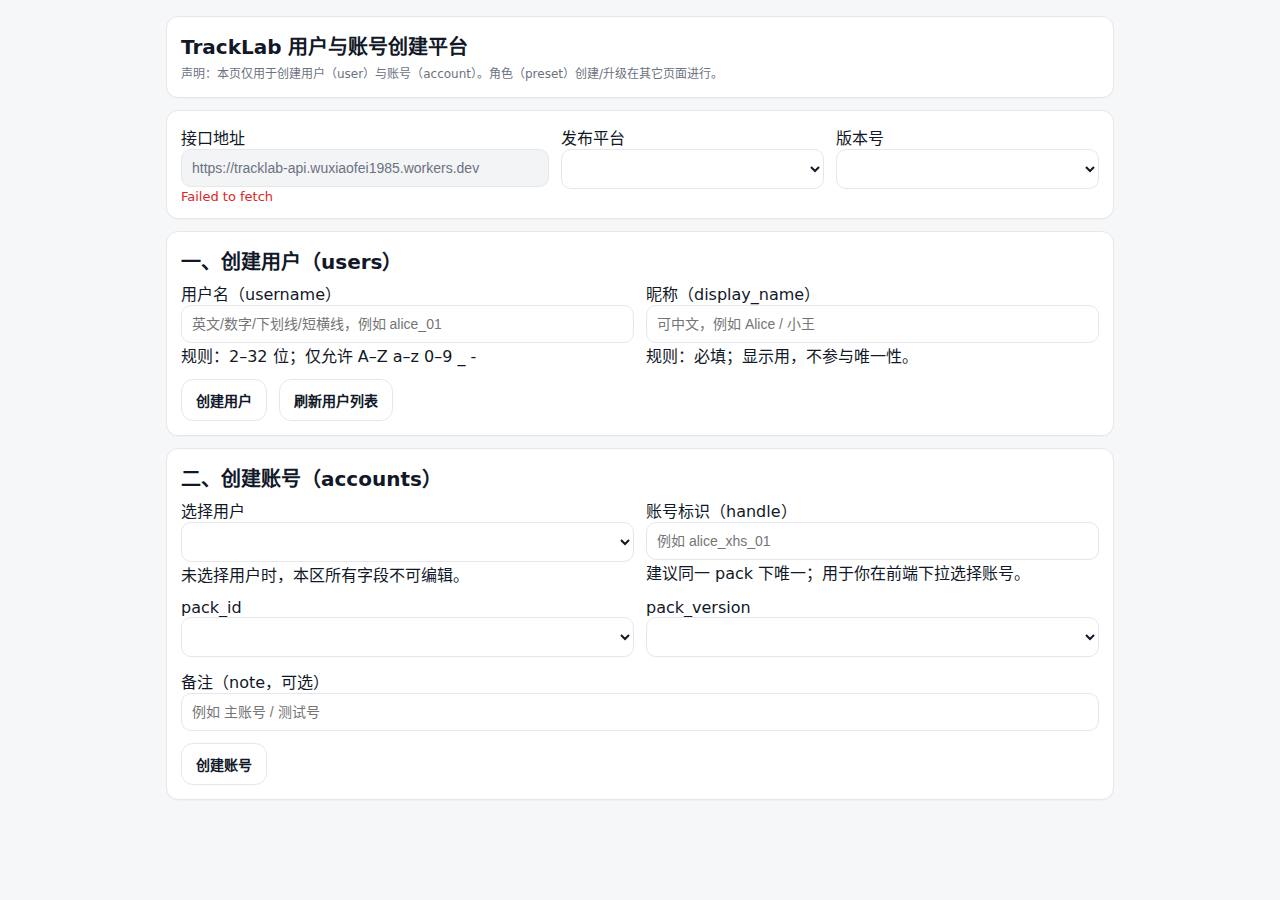
<file: public/users_accounts/index.html>
<!doctype html>
<html lang="zh-CN">
<head>
  <meta charset="utf-8" />
  <meta name="viewport" content="width=device-width,initial-scale=1" />
  <title>TrackLab 用户与账号创建平台</title>
  <link rel="stylesheet" href="/public/ui.css" />
</head>
<body>
  <div class="wrap">

    <!-- header -->
    <div class="card top">
      <h2>TrackLab 用户与账号创建平台</h2>
      <div class="muted">声明：本页仅用于创建用户（user）与账号（account）。角色（preset）创建/升级在其它页面进行。</div>
    </div>

    <!-- config -->
    <div class="card">
      <div class="grid3">
        <div>
          <div class="label">接口地址</div>
          <input id="apiBase" class="input" value="https://tracklab-api.wuxiaofei1985.workers.dev" readonly />
        </div>
        <div>
          <div class="label">发布平台</div>
          <select id="packId" class="select"></select>
        </div>
        <div>
          <div class="label">版本号</div>
          <select id="packVersion" class="select"></select>
        </div>
      </div>

      <div id="status" class="status"></div>
    </div>

    <!-- 1) create user -->
    <div class="card">
      <h2>一、创建用户（users）</h2>

      <div class="grid2">
        <div>
          <div class="label">用户名（username）</div>
          <input id="newUsername" class="input" placeholder="英文/数字/下划线/短横线，例如 alice_01" />
          <div class="hint">规则：2–32 位；仅允许 A–Z a–z 0–9 _ -</div>
        </div>
        <div>
          <div class="label">昵称（display_name）</div>
          <input id="newDisplayName" class="input" placeholder="可中文，例如 Alice / 小王" />
          <div class="hint">规则：必填；显示用，不参与唯一性。</div>
        </div>
      </div>

      <div style="margin-top:12px; display:flex; gap:12px; align-items:center;">
        <button id="btnCreateUser" class="btn">创建用户</button>
        <button id="btnReloadUsers" class="btn secondary">刷新用户列表</button>
      </div>
    </div>

    <!-- 2) create account -->
    <div class="card">
      <h2>二、创建账号（accounts）</h2>

      <div class="grid2">
        <div>
          <div class="label">选择用户</div>
          <select id="userSelect" class="select"></select>
          <div class="hint">未选择用户时，本区所有字段不可编辑。</div>
        </div>
        <div>
          <div class="label">账号标识（handle）</div>
          <input id="accountHandle" class="input" placeholder="例如 alice_xhs_01" />
          <div class="hint">建议同一 pack 下唯一；用于你在前端下拉选择账号。</div>
        </div>
      </div>

      <div class="grid2" style="margin-top:12px;">
        <div>
          <div class="label">pack_id</div>
          <select id="accountPackId" class="select"></select>
        </div>
        <div>
          <div class="label">pack_version</div>
          <select id="accountPackVersion" class="select"></select>
        </div>
      </div>

      <div style="margin-top:12px;">
        <div class="label">备注（note，可选）</div>
        <input id="accountNote" class="input" placeholder="例如 主账号 / 测试号" />
      </div>

      <div style="margin-top:12px; display:flex; gap:12px; align-items:center;">
        <button id="btnCreateAccount" class="btn">创建账号</button>
        <div class="hint" id="accountHint"></div>
      </div>
    </div>

  </div>

  <script src="./users_accounts.js?v=20260209"></script>
</body>
</html>
</file>
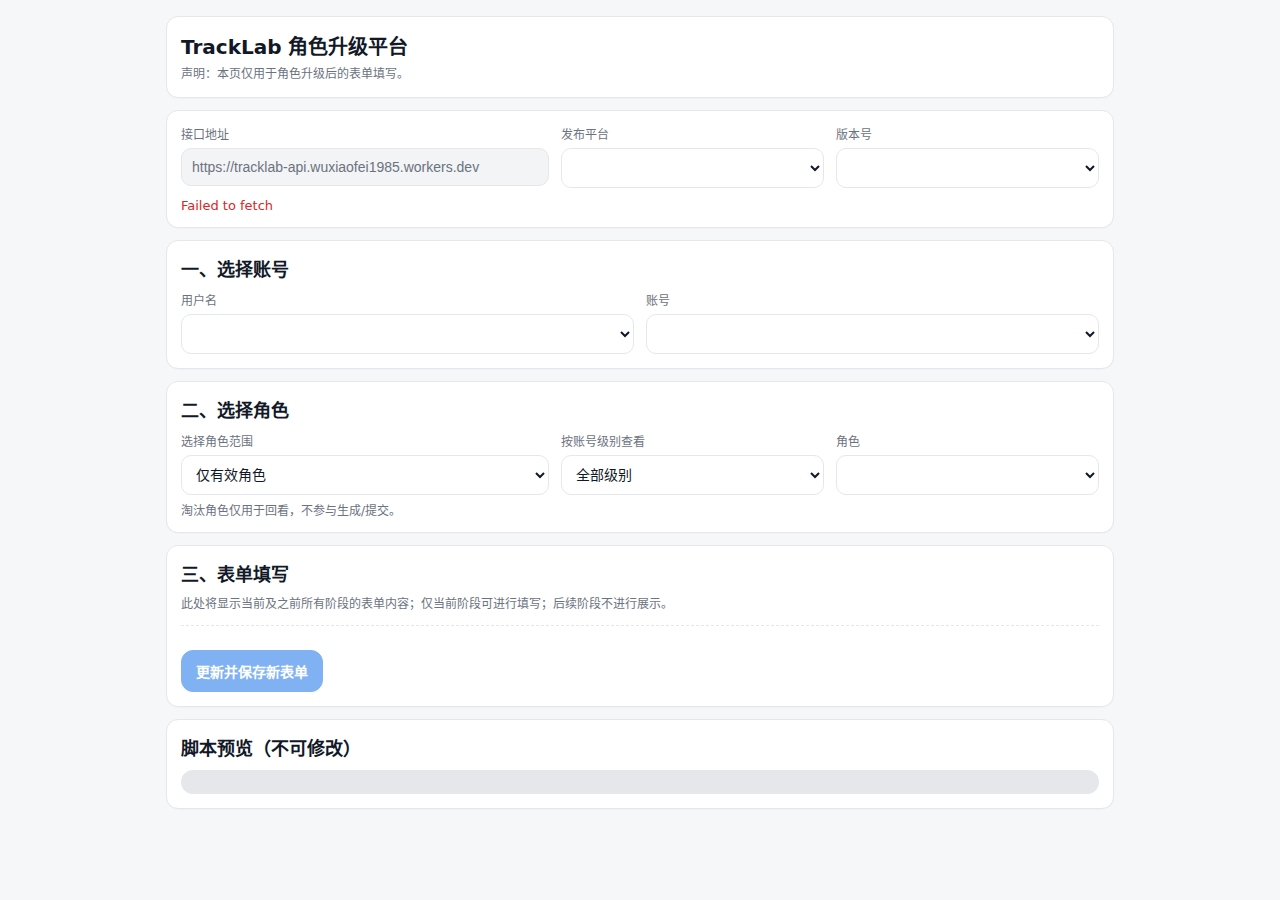
<file: public/form/form.html>
<!doctype html>
<html lang="zh-CN">
<head>
  <meta charset="utf-8" />
  <meta name="viewport" content="width=device-width,initial-scale=1" />
  <title>TrackLab 角色升级平台</title>
  <link rel="stylesheet" href="/ui.css?v=20260206a" />
</head>
<body>
  <div class="wrap">

    <div class="card">
      <h2>TrackLab 角色升级平台</h2>
      <div class="sub">声明：本页仅用于角色升级后的表单填写。</div>
    </div>

    <div class="card">
      <div class="grid3">
        <div>
          <label>接口地址</label>
          <input id="apiBase" type="text" readonly />
        </div>
        <div>
          <label>发布平台</label>
          <select id="packId"></select>
        </div>
        <div>
          <label>版本号</label>
          <select id="packVersion"></select>
        </div>
      </div>
      <div id="status" class="status" style="margin-top:10px;"></div>
    </div>

    <div class="card">
      <div class="blocktitle">一、选择账号</div>
      <div class="grid2">
        <div>
          <label>用户名</label>
          <select id="ownerId"></select>
        </div>
        <div>
          <label>账号</label>
          <select id="accountSelect"></select>
        </div>
      </div>
    </div>

    <div class="card">
      <div class="blocktitle">二、选择角色</div>
      <div class="grid3">
        <div>
          <label>选择角色范围</label>
          <select id="onlyEnabled">
            <option value="1" selected>仅有效角色</option>
            <option value="">全部角色（含淘汰）</option>
          </select>
          <div class="stagehint">淘汰角色仅用于回看，不参与生成/提交。</div>
        </div>
        <div>
          <label>按账号级别查看</label>
          <select id="stageFilter">
            <option value="">全部级别</option>
            <option value="S0">S0</option>
            <option value="S1">S1</option>
            <option value="S2">S2</option>
            <option value="S3">S3</option>
          </select>
        </div>
        <div>
          <label>角色</label>
          <select id="presetSelect"></select>
        </div>
      </div>

      <div class="grid3" style="display:none;">
        <div>
          <label>当前 preset_id（只读）</label>
          <input id="presetId" type="text" readonly />
        </div>
        <div>
          <label>当前 stage（只读）</label>
          <input id="presetStage" type="text" readonly />
        </div>
        <div>
          <label>enabled（只读）</label>
          <input id="presetEnabled" type="text" readonly />
        </div>
      </div>
    </div>

    <div class="card">
      <div class="blocktitle">三、表单填写</div>
      <div class="sub">此处将显示当前及之前所有阶段的表单内容；仅当前阶段可进行填写；后续阶段不进行展示。</div>
      <div class="sep"></div>

      <div id="formContainer"></div>

      <div class="row" style="margin-top:12px;">
        <button id="btnSave" class="btn primary" disabled>更新并保存新表单</button>
      </div>
    </div>

    <div class="card">
      <div class="blocktitle">脚本预览（不可修改）</div>
      <pre id="debugPrompt"></pre>
    </div>
  </div>

  <script src="./form.js?v=20260205_04"></script>
</body>
</html>
</file>
<file: public/ui.css>
/* TrackLab UI Base (shared) */
/* v2026-02-06a */

:root{
  --ink:#111827;
  --muted:#6B7280;
  --bg:#F6F7F9;
  --card:#FFFFFF;
  --line:#E5E7EB;
  --brand:#1A73E8;
  --radius:12px;
  --radius-sm:10px;
  --shadow: 0 1px 0 rgba(17,24,39,.02);
  font-family: ui-sans-serif, system-ui, -apple-system, Segoe UI, Roboto, Helvetica, Arial;
}

*{ box-sizing:border-box; }
html,body{ height:100%; }
body{
  margin:0;
  background:var(--bg);
  color:var(--ink);
}

/* layout */
.wrap{
  max-width: 980px;
  margin: 0 auto;
  padding: 16px;
}
.card{
  background:var(--card);
  border:1px solid var(--line);
  border-radius: var(--radius);
  padding: 14px;
  margin-bottom: 12px;
  box-shadow: var(--shadow);
}

/* type */
h1,h2,h3{ margin:0; }
h2{ font-size: 20px; margin:0 0 6px 0; }
h3{ font-size: 16px; margin:0 0 8px 0; }
.sub, .muted{
  color:var(--muted);
  font-size: 12px;
  line-height: 1.4;
}
.blocktitle{
  font-weight: 800;
  font-size: 18px;
  margin:0 0 10px;
}
.stagehint{
  color: var(--muted);
  font-size: 12px;
  margin-top: 6px;
}

/* form controls */
label{
  display:block;
  font-size:12px;
  color:var(--muted);
  margin-bottom:6px;
}
input, select, textarea, button{
  width:100%;
  border:1px solid var(--line);
  border-radius: var(--radius-sm);
  padding:10px;
  font-size:14px;
  background:#fff;
  color:var(--ink);
}
textarea{
  min-height: 120px;
  resize: vertical;
  font-family: ui-monospace, SFMono-Regular, Menlo, Monaco, Consolas, "Liberation Mono", monospace;
}
input[readonly], .readonly{
  background:#F3F4F6 !important;
  color:#6B7280 !important;
  cursor:not-allowed;
}
button{ cursor:pointer; }
button:disabled{ opacity:.55; cursor:not-allowed; }

/* buttons */
.btn, button.btn{
  width:auto;
  padding:10px 14px;
  border-radius: 12px;
  font-weight: 600;
  background:#fff;
  border:1px solid var(--line);
}
.btn.primary, button.primary{
  background:var(--brand);
  color:#fff;
  border-color:var(--brand);
}

/* rows & grids */
.row{
  display:flex;
  gap:10px;
  flex-wrap:wrap;
}
.row > div{ flex: 1 1 220px; }

.grid2{
  display:grid;
  grid-template-columns: 1fr 1fr;
  gap:12px;
}
.grid3{
  display:grid;
  grid-template-columns: 1.4fr 1fr 1fr;
  gap:12px;
}
@media (max-width: 720px){
  .grid3{ grid-template-columns: 1fr; }
  .grid2{ grid-template-columns: 1fr; }
}

/* separators */
.group, .sep{
  border-top: 1px dashed var(--line);
  padding-top: 12px;
  margin-top: 12px;
}

/* output blocks */
pre{
  white-space: pre-wrap;
  word-break: break-word;
  background:#E5E7EB;
  color:#0b1020;
  padding:12px;
  border-radius: 12px;
  overflow:auto;
  margin:0;
}

/* status messages */
.ok{ color:#065f46; font-size:13px; }
.error{ color:#b91c1c; font-size:13px; }
.warn{ color:#92400e; font-size:13px; }
.info{ color:#1f2937; font-size:13px; }
.status{ font-size:13px; color:#065f46; }
.status.err{ color:#DC2626; }

/* field groups */
.fieldcard{
  border:1px dashed var(--line);
  border-radius: 12px;
  padding: 12px;
  margin-bottom: 10px;
}
.fieldhead{
  display:flex;
  justify-content:space-between;
  gap: 10px;
  margin-bottom: 8px;
}
.pill{
  font-size:12px;
  padding: 2px 8px;
  border-radius: 999px;
  border: 1px solid var(--line);
  color: var(--muted);
}
.grouphead{
  margin:12px 0 8px;
  padding-top:10px;
  border-top:1px dashed var(--line);
  font-weight:700;
  color:var(--ink);
}
/* multi_enum pill checks (form.js) */
.checks{
  display:flex;
  flex-wrap:wrap;
  gap:12px;
  margin-top:8px;
}
.checks .check{
  display:inline-flex;
  align-items:center;
  justify-content:center;
  gap:10px;
  padding:10px 14px;
  min-height:24px;
  border:1px solid var(--line);
  border-radius:12px;
  background:#fff;
  cursor:pointer;
  user-select:none;
  margin:0;
}
.checks .check input[type="checkbox"]{
  width:16px;
  height:16px;
  margin:0;
  flex:0 0 auto;
}
.checks .check span{
  display:inline-block;
  line-height:1.15;
  font-size:13px;
  color:var(--ink);
  white-space:nowrap;
}

/* Specific: make labels inside formContainer slightly stronger (keeps existing selector compatibility) */
#formContainer .fieldcard > div[style*="margin-bottom"] > label{
  display:block;
  font-size:14px;
  font-weight:600;
  color:var(--ink);
  margin:0 0 8px;
}

.fieldset.disabled {
  opacity: 0.55;
  pointer-events: none;
}

#content-hide {
  display: none;
}

.grouphead{
  margin: 14px 0 8px;
  padding-top: 8px;
  border-top: 1px solid #eee;
}
</file>
<file: ui.css>
/* TrackLab UI Base (shared) */
/* v2026-02-06a */

:root{
  --ink:#111827;
  --muted:#6B7280;
  --bg:#F6F7F9;
  --card:#FFFFFF;
  --line:#E5E7EB;
  --brand:#1A73E8;
  --radius:12px;
  --radius-sm:10px;
  --shadow: 0 1px 0 rgba(17,24,39,.02);
  font-family: ui-sans-serif, system-ui, -apple-system, Segoe UI, Roboto, Helvetica, Arial;
}

*{ box-sizing:border-box; }
html,body{ height:100%; }
body{
  margin:0;
  background:var(--bg);
  color:var(--ink);
}

/* layout */
.wrap{
  max-width: 980px;
  margin: 0 auto;
  padding: 16px;
}
.card{
  background:var(--card);
  border:1px solid var(--line);
  border-radius: var(--radius);
  padding: 14px;
  margin-bottom: 12px;
  box-shadow: var(--shadow);
}

/* type */
h1,h2,h3{ margin:0; }
h2{ font-size: 20px; margin:0 0 6px 0; }
h3{ font-size: 16px; margin:0 0 8px 0; }
.sub, .muted{
  color:var(--muted);
  font-size: 12px;
  line-height: 1.4;
}
.blocktitle{
  font-weight: 800;
  font-size: 18px;
  margin:0 0 10px;
}
.stagehint{
  color: var(--muted);
  font-size: 12px;
  margin-top: 6px;
}

/* form controls */
label{
  display:block;
  font-size:12px;
  color:var(--muted);
  margin-bottom:6px;
}
input, select, textarea, button{
  width:100%;
  border:1px solid var(--line);
  border-radius: var(--radius-sm);
  padding:10px;
  font-size:14px;
  background:#fff;
  color:var(--ink);
}
textarea{
  min-height: 120px;
  resize: vertical;
  font-family: ui-monospace, SFMono-Regular, Menlo, Monaco, Consolas, "Liberation Mono", monospace;
}
input[readonly], .readonly{
  background:#F3F4F6 !important;
  color:#6B7280 !important;
  cursor:not-allowed;
}
button{ cursor:pointer; }
button:disabled{ opacity:.55; cursor:not-allowed; }

/* buttons */
.btn, button.btn{
  width:auto;
  padding:10px 14px;
  border-radius: 12px;
  font-weight: 600;
  background:#fff;
  border:1px solid var(--line);
}
.btn.primary, button.primary{
  background:var(--brand);
  color:#fff;
  border-color:var(--brand);
}

/* rows & grids */
.row{
  display:flex;
  gap:10px;
  flex-wrap:wrap;
}
.row > div{ flex: 1 1 220px; }

.grid2{
  display:grid;
  grid-template-columns: 1fr 1fr;
  gap:12px;
}
.grid3{
  display:grid;
  grid-template-columns: 1.4fr 1fr 1fr;
  gap:12px;
}
@media (max-width: 720px){
  .grid3{ grid-template-columns: 1fr; }
  .grid2{ grid-template-columns: 1fr; }
}

/* separators */
.group, .sep{
  border-top: 1px dashed var(--line);
  padding-top: 12px;
  margin-top: 12px;
}

/* output blocks */
pre{
  white-space: pre-wrap;
  word-break: break-word;
  background:#E5E7EB;
  color:#0b1020;
  padding:12px;
  border-radius: 12px;
  overflow:auto;
  margin:0;
}

/* status messages */
.ok{ color:#065f46; font-size:13px; }
.error{ color:#b91c1c; font-size:13px; }
.warn{ color:#92400e; font-size:13px; }
.info{ color:#1f2937; font-size:13px; }
.status{ font-size:13px; color:#065f46; }
.status.err{ color:#DC2626; }

/* field groups */
.fieldcard{
  border:1px dashed var(--line);
  border-radius: 12px;
  padding: 12px;
  margin-bottom: 10px;
}
.fieldhead{
  display:flex;
  justify-content:space-between;
  gap: 10px;
  margin-bottom: 8px;
}
.pill{
  font-size:12px;
  padding: 2px 8px;
  border-radius: 999px;
  border: 1px solid var(--line);
  color: var(--muted);
}

/* multi_enum pill checks (form.js) */
.checks{
  display:flex;
  flex-wrap:wrap;
  gap:12px;
  margin-top:8px;
}
.checks .check{
  display:inline-flex;
  align-items:center;
  justify-content:center;
  gap:10px;
  padding:10px 14px;
  min-height:24px;
  border:1px solid var(--line);
  border-radius:12px;
  background:#fff;
  cursor:pointer;
  user-select:none;
  margin:0;
}
.checks .check input[type="checkbox"]{
  width:16px;
  height:16px;
  margin:0;
  flex:0 0 auto;
}
.checks .check span{
  display:inline-block;
  line-height:1.15;
  font-size:13px;
  color:var(--ink);
  white-space:nowrap;
}

/* Specific: make labels inside formContainer slightly stronger (keeps existing selector compatibility) */
#formContainer .fieldcard > div[style*="margin-bottom"] > label{
  display:block;
  font-size:14px;
  font-weight:600;
  color:var(--ink);
  margin:0 0 8px;
}
</file>
